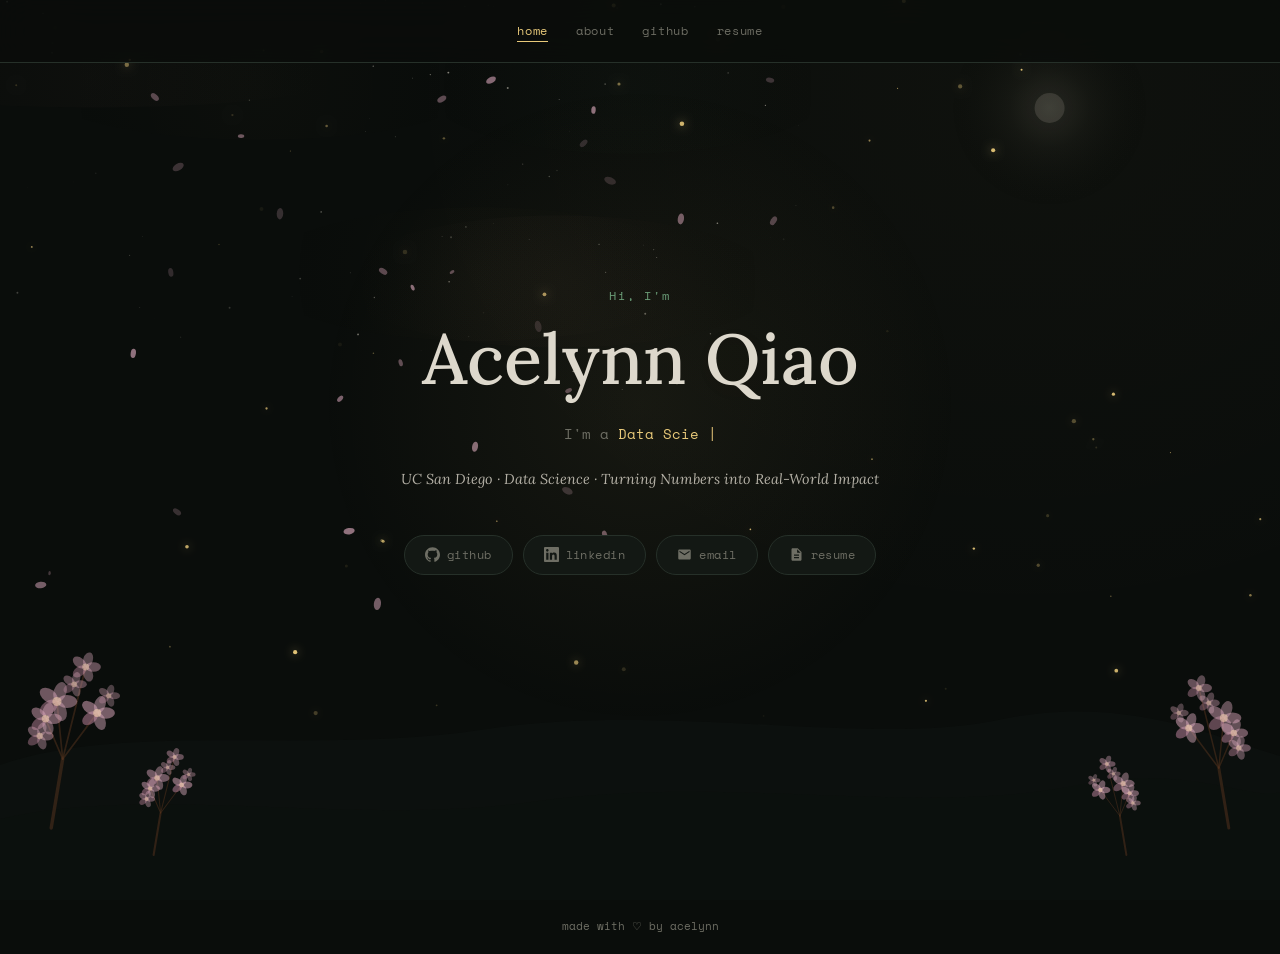
<file: index.html>
<!DOCTYPE html>
<html lang="en">
<head>
  <meta charset="UTF-8" />
  <meta name="viewport" content="width=device-width, initial-scale=1.0" />
  <title>acelynn qiao</title>
  <link rel="preconnect" href="https://fonts.googleapis.com" />
  <link rel="preconnect" href="https://fonts.gstatic.com" crossorigin />
  <link href="https://fonts.googleapis.com/css2?family=Lora:ital,wght@0,400;0,500;1,400&family=DM+Sans:wght@300;400;500&family=Space+Mono:ital@0;1&display=swap" rel="stylesheet" />
  <link rel="stylesheet" href="style.css" />
</head>
<body>

  <!-- Firefly particles -->
  <canvas id="fireflies"></canvas>

  <!-- Nav -->
  <nav>
    <ul class="nav-links">
      <li><a href="index.html" class="active">home</a></li>
      <li><a href="about.html">about</a></li>
      <li><a href="https://github.com/aceyq" target="_blank">github</a></li>
      <li><a href="Acelynn_Qiao_Resume.pdf" target="_blank">resume</a></li>
    </ul>
  </nav>

  <!-- Hero -->
  <main class="hero">
    <div class="hero-inner">

      <p class="greeting">Hi, I'm</p>
      <h1 class="name">Acelynn Qiao</h1>

      <div class="rotating-wrap">
        <span class="rotating-prefix">I'm a </span>
        <span class="rotating-text" id="rotator"></span>
        <span class="cursor">|</span>
      </div>

      <p class="tagline">
        UC San Diego · Data Science · Turning Numbers into Real-World Impact
      </p>

      <div class="hero-links">
        <a href="https://github.com/aceyq" target="_blank" class="pill">
          <svg width="15" height="15" viewBox="0 0 24 24" fill="currentColor"><path d="M12 .297c-6.63 0-12 5.373-12 12 0 5.303 3.438 9.8 8.205 11.385.6.113.82-.258.82-.577 0-.285-.01-1.04-.015-2.04-3.338.724-4.042-1.61-4.042-1.61C4.422 18.07 3.633 17.7 3.633 17.7c-1.087-.744.084-.729.084-.729 1.205.084 1.838 1.236 1.838 1.236 1.07 1.835 2.809 1.305 3.495.998.108-.776.417-1.305.76-1.605-2.665-.3-5.466-1.332-5.466-5.93 0-1.31.465-2.38 1.235-3.22-.135-.303-.54-1.523.105-3.176 0 0 1.005-.322 3.3 1.23.96-.267 1.98-.399 3-.405 1.02.006 2.04.138 3 .405 2.28-1.552 3.285-1.23 3.285-1.23.645 1.653.24 2.873.12 3.176.765.84 1.23 1.91 1.23 3.22 0 4.61-2.805 5.625-5.475 5.92.42.36.81 1.096.81 2.22 0 1.606-.015 2.896-.015 3.286 0 .315.21.69.825.57C20.565 22.092 24 17.592 24 12.297c0-6.627-5.373-12-12-12"/></svg>
          github
        </a>
        <a href="https://www.linkedin.com/in/acelynn-qiao" target="_blank" class="pill">
          <svg width="15" height="15" viewBox="0 0 24 24" fill="currentColor"><path d="M20.447 20.452h-3.554v-5.569c0-1.328-.027-3.037-1.852-3.037-1.853 0-2.136 1.445-2.136 2.939v5.667H9.351V9h3.414v1.561h.046c.477-.9 1.637-1.85 3.37-1.85 3.601 0 4.267 2.37 4.267 5.455v6.286zM5.337 7.433c-1.144 0-2.063-.926-2.063-2.065 0-1.138.92-2.063 2.063-2.063 1.14 0 2.064.925 2.064 2.063 0 1.139-.925 2.065-2.064 2.065zm1.782 13.019H3.555V9h3.564v11.452zM22.225 0H1.771C.792 0 0 .774 0 1.729v20.542C0 23.227.792 24 1.771 24h20.451C23.2 24 24 23.227 24 22.271V1.729C24 .774 23.2 0 22.222 0h.003z"/></svg>
          linkedin
        </a>
        <a href="mailto:acelynnq036@gmail.com" class="pill">
          <svg width="15" height="15" viewBox="0 0 24 24" fill="currentColor"><path d="M20 4H4c-1.1 0-2 .9-2 2v12c0 1.1.9 2 2 2h16c1.1 0 2-.9 2-2V6c0-1.1-.9-2-2-2zm0 4l-8 5-8-5V6l8 5 8-5v2z"/></svg>
          email
        </a>
        <a href="Acelynn_Qiao_Resume.pdf" target="_blank" class="pill">
          <svg width="15" height="15" viewBox="0 0 24 24" fill="currentColor"><path d="M14 2H6c-1.1 0-2 .9-2 2v16c0 1.1.9 2 2 2h12c1.1 0 2-.9 2-2V8l-6-6zm2 16H8v-2h8v2zm0-4H8v-2h8v2zm-3-5V3.5L18.5 9H13z"/></svg>
          resume
        </a>
      </div>

    </div>
  </main>

  <!-- Footer -->
  <footer>
    <span>made with ♡ by acelynn</span>
  </footer>

  <script src="script.js"></script>
</body>
</html>
</file>
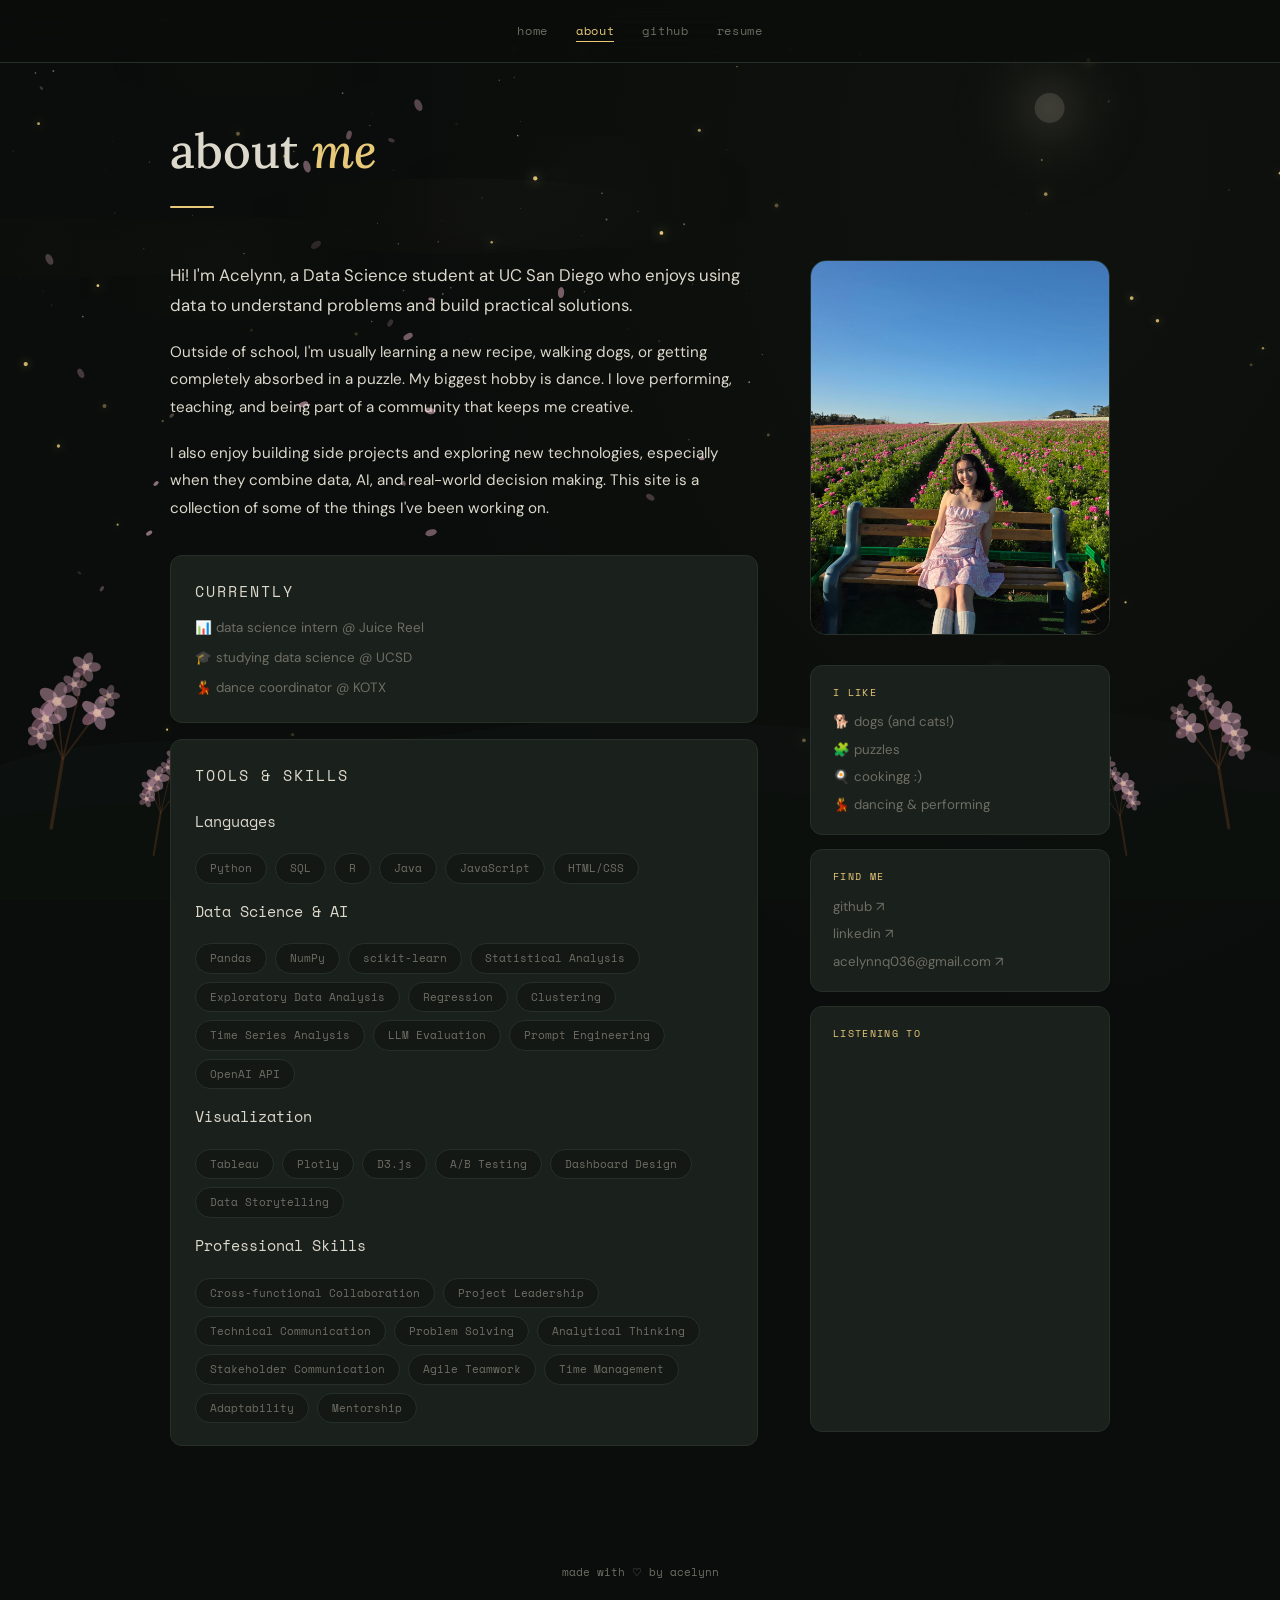
<file: about.html>
<!DOCTYPE html>
<html lang="en">
<head>
  <meta charset="UTF-8" />
  <meta name="viewport" content="width=device-width, initial-scale=1.0" />
  <title>about · acelynn</title>
  <link rel="preconnect" href="https://fonts.googleapis.com" />
  <link rel="preconnect" href="https://fonts.gstatic.com" crossorigin />
  <link href="https://fonts.googleapis.com/css2?family=Lora:ital,wght@0,400;0,500;1,400&family=DM+Sans:wght@300;400;500&family=Space+Mono:ital@0;1&display=swap" rel="stylesheet" />
  <link rel="stylesheet" href="style.css" />
</head>
<body>

  <canvas id="fireflies"></canvas>

  <nav>
    <ul class="nav-links">
      <li><a href="index.html">home</a></li>
      <li><a href="about.html" class="active">about</a></li>
      <li><a href="https://github.com/aceyq" target="_blank">github</a></li>
      <li><a href="Acelynn_Qiao_Resume.pdf" target="_blank">resume</a></li>
    </ul>
  </nav>

  <main class="about-main">
    <div class="about-inner">

      <div class="about-header">
        <h1>about <em>me</em></h1>
        <div class="about-line"></div>
      </div>

      <div class="about-grid">

        <!-- LEFT: text -->
        <div class="about-text">
          <p class="about-intro">
            Hi! I'm Acelynn, a Data Science student at UC San Diego who enjoys using data to understand problems and build practical solutions.
          </p>
          <p>
            Outside of school, I'm usually learning a new recipe, walking dogs, or getting completely absorbed in a puzzle. My biggest hobby is dance. I love performing, teaching, and being part of a community that keeps me creative.
          </p>
          <p>
            I also enjoy building side projects and exploring new technologies, especially when they combine data, AI, and real-world decision making. This site is a collection of some of the things I've been working on.
          </p>

          <div class="about-currently">
            <p class="currently-label">currently</p>
            <ul class="currently-list">
              <li>📊 data science intern @ Juice Reel</li>
              <li>🎓 studying data science @ UCSD</li>
              <li>💃 dance coordinator @ KOTX</li>
            </ul>
          </div>

          <div class="about-skills">
            <p class="skills-label">tools & skills</p>

            <div class="skills-group">
              <p class="skills-cat">Languages</p>
              <div class="skills-pills">
                <span class="skill-pill">Python</span>
                <span class="skill-pill">SQL</span>
                <span class="skill-pill">R</span>
                <span class="skill-pill">Java</span>
                <span class="skill-pill">JavaScript</span>
                <span class="skill-pill">HTML/CSS</span>
              </div>
            </div>

            <div class="skills-group">
              <p class="skills-cat">Data Science & AI</p>
              <div class="skills-pills">
                <span class="skill-pill">Pandas</span>
                <span class="skill-pill">NumPy</span>
                <span class="skill-pill">scikit-learn</span>
                <span class="skill-pill">Statistical Analysis</span>
                <span class="skill-pill">Exploratory Data Analysis</span>
                <span class="skill-pill">Regression</span>
                <span class="skill-pill">Clustering</span>
                <span class="skill-pill">Time Series Analysis</span>
                <span class="skill-pill">LLM Evaluation</span>
                <span class="skill-pill">Prompt Engineering</span>
                <span class="skill-pill">OpenAI API</span>
              </div>
            </div>

            <div class="skills-group">
              <p class="skills-cat">Visualization</p>
              <div class="skills-pills">
                <span class="skill-pill">Tableau</span>
                <span class="skill-pill">Plotly</span>
                <span class="skill-pill">D3.js</span>
                <span class="skill-pill">A/B Testing</span>
                <span class="skill-pill">Dashboard Design</span>
                <span class="skill-pill">Data Storytelling</span>
              </div>
            </div>

            <div class="skills-group">
              <p class="skills-cat">Professional Skills</p>
              <div class="skills-pills">
                <span class="skill-pill">Cross-functional Collaboration</span>
                <span class="skill-pill">Project Leadership</span>
                <span class="skill-pill">Technical Communication</span>
                <span class="skill-pill">Problem Solving</span>
                <span class="skill-pill">Analytical Thinking</span>
                <span class="skill-pill">Stakeholder Communication</span>
                <span class="skill-pill">Agile Teamwork</span>
                <span class="skill-pill">Time Management</span>
                <span class="skill-pill">Adaptability</span>
                <span class="skill-pill">Mentorship</span>
              </div>
            </div>
          </div>
        </div>

        <!-- RIGHT: photo + cards -->
        <div class="about-sidebar">

          <!-- Photo — name your file acelynn.jpg and drop it in the folder -->
          <div class="about-photo-wrap">
            <img src="acelynn.jpg" alt="Acelynn Qiao"
                 onerror="this.style.display='none'; this.nextElementSibling.style.display='flex';" />
            <div class="photo-placeholder" style="display:none;">
              <span>🐾</span>
              add a photo named<br><strong>acelynn.jpg</strong><br>to the folder
            </div>
          </div>

          <div class="sidebar-card">
            <p class="card-label">i like</p>
            <ul class="likes-list">
              <li>🐕 dogs (and cats!)</li>
              <li>🧩 puzzles</li>
              <li>🍳 cookingg :)</li>
              <li>💃 dancing & performing</li>
            </ul>
          </div>

          <div class="sidebar-card">
            <p class="card-label">find me</p>
            <ul class="likes-list">
              <li><a href="https://github.com/aceyq" target="_blank">github ↗</a></li>
              <li><a href="https://www.linkedin.com/in/acelynn-qiao" target="_blank">linkedin ↗</a></li>
              <li><a href="mailto:acelynnq036@gmail.com">acelynnq036@gmail.com ↗</a></li>
            </ul>
          </div>

          <div class="sidebar-card">
            <p class="card-label">listening to</p>
            <iframe style="border-radius:8px" src="https://open.spotify.com/embed/playlist/37i9dQZF1Epl53S6bTuW2t?utm_source=generator&si=bd715634669a4ee6&theme=0" width="100%" height="352" frameBorder="0" allowfullscreen="" allow="autoplay; clipboard-write; encrypted-media; fullscreen; picture-in-picture" loading="lazy"></iframe>
          </div>

        </div>
      </div>

    </div>
  </main>

  <footer>
    <span>made with ♡ by acelynn</span>
  </footer>

  <script src="script.js"></script>
</body>
</html>
</file>
<file: style.css>
/* =============================================
   ACELYNN QIAO · style.css
============================================= */

:root {
  --bg:       #0a0d0b;
  --bg2:      #131814;
  --bg3:      #1a201b;
  --border:   #263029;
  --text:     #ddd8cc;
  --text-dim: #6e6e64;
  --gold:     #e8c97a;
  --gold-dim: #a8894a;
  --moss:     #6b9e78;
  --blush:    #c9897a;
  --glow:     rgba(232,201,122,0.10);

  --font-display: 'Lora', Georgia, serif;
  --font-body:    'DM Sans', system-ui, sans-serif;
  --font-mono:    'Space Mono', monospace;
}

*, *::before, *::after { box-sizing: border-box; margin: 0; padding: 0; }
html { scroll-behavior: smooth; }

body {
  background: var(--bg);
  background-image: radial-gradient(ellipse at 80% 10%, rgba(232,201,122,0.025) 0%, transparent 45%);
  color: var(--text);
  font-family: var(--font-body);
  font-size: 15px;
  line-height: 1.7;
  min-height: 100vh;
  overflow-x: hidden;
}

#fireflies {
  position: fixed;
  inset: 0;
  pointer-events: none;
  z-index: 0;
}

/* ---- NAV ---- */
nav {
  position: fixed;
  top: 0; left: 0; right: 0;
  z-index: 100;
  display: flex;
  align-items: center;
  justify-content: center;
  padding: 18px 48px;
  background: rgba(10,13,11,0.80);
  backdrop-filter: blur(16px);
  border-bottom: 1px solid var(--border);
}
.nav-links { display: flex; gap: 28px; list-style: none; }
.nav-links a {
  font-family: var(--font-mono);
  font-size: 0.72rem;
  letter-spacing: 0.06em;
  color: var(--text-dim);
  text-decoration: none;
  transition: color 0.2s;
  position: relative;
}
.nav-links a::after {
  content: '';
  position: absolute;
  bottom: -3px; left: 0; right: 0;
  height: 1px;
  background: var(--gold);
  transform: scaleX(0);
  transform-origin: left;
  transition: transform 0.25s ease;
}
.nav-links a:hover, .nav-links a.active { color: var(--gold); }
.nav-links a:hover::after, .nav-links a.active::after { transform: scaleX(1); }

/* ---- HERO ---- */
.hero {
  min-height: 100vh;
  display: flex;
  align-items: center;
  justify-content: center;
  padding: 80px 48px 120px;
  position: relative;
  z-index: 1;
}
.hero::before {
  content: '';
  position: absolute;
  top: 45%;
  left: 50%;
  transform: translate(-50%, -50%);
  width: 700px;
  height: 700px;
  background: radial-gradient(circle, rgba(232,201,122,0.06) 0%, transparent 65%);
  pointer-events: none;
}
.hero-inner {
  max-width: 640px;
  text-align: center;
  position: relative;
}
.greeting {
  font-family: var(--font-mono);
  font-size: 0.78rem;
  color: var(--moss);
  letter-spacing: 0.14em;
  margin-bottom: 14px;
}
h1.name {
  font-family: var(--font-display);
  font-size: clamp(2.8rem, 6vw, 4.4rem);
  color: var(--text);
  line-height: 1.06;
  margin-bottom: 28px;
  font-weight: 500;
  text-shadow: 0 0 80px rgba(232,201,122,0.06);
}

/* rotating row — fixed height so nothing jumps */
.rotating-wrap {
  font-family: var(--font-mono);
  font-size: 0.86rem;
  color: var(--text-dim);
  margin-bottom: 20px;
  text-align: center;
}
.rotating-text { color: var(--gold); }
.cursor { color: var(--gold); animation: blink 1s step-end infinite; }
@keyframes blink { 0%,100%{opacity:1} 50%{opacity:0} }

.tagline {
  font-size: 0.9rem;
  color: var(--text);
  margin-bottom: 44px;
  font-style: italic;
  font-family: var(--font-display);
  opacity: 0.8;
}

/* ---- PILLS ---- */
.hero-links {
  display: flex;
  flex-wrap: wrap;
  gap: 10px;
  justify-content: center;
}
.pill {
  display: inline-flex;
  align-items: center;
  gap: 7px;
  padding: 9px 20px;
  border: 1px solid var(--border);
  border-radius: 999px;
  font-family: var(--font-mono);
  font-size: 0.72rem;
  letter-spacing: 0.04em;
  color: var(--text-dim);
  text-decoration: none;
  background: var(--bg2);
  transition: border-color 0.2s, color 0.2s, background 0.2s, box-shadow 0.2s;
}
.pill:hover {
  border-color: var(--gold);
  color: var(--gold);
  background: var(--glow);
  box-shadow: 0 0 18px rgba(232,201,122,0.09);
}

/* ---- FOOTER ---- */
footer {
  text-align: center;
  padding: 18px;
  font-family: var(--font-mono);
  font-size: 0.66rem;
  color: var(--text-dim);
  position: relative;
  z-index: 1;
}

/* ---- ABOUT PAGE ---- */
.about-main {
  min-height: 100vh;
  padding: 110px 48px 100px;
  position: relative;
  z-index: 1;
}
.about-inner { max-width: 940px; margin: 0 auto; }

.about-header { margin-bottom: 52px; }
.about-header h1 {
  font-family: var(--font-display);
  font-size: clamp(2rem, 4vw, 3rem);
  font-weight: 500;
  color: var(--text);
  margin-bottom: 14px;
}
.about-header h1 em { font-style: italic; color: var(--gold); }
.about-line { width: 44px; height: 2px; background: var(--gold); border-radius: 2px; }

.about-grid {
  display: grid;
  grid-template-columns: 1fr 300px;
  gap: 52px;
  align-items: start;
}

/* Photo */
.about-photo-wrap {
  width: 100%;
  aspect-ratio: 4/5;
  border-radius: 16px;
  overflow: hidden;
  border: 1px solid var(--border);
  background: var(--bg3);
  margin-bottom: 16px;
  position: relative;
}
.about-photo-wrap img {
  width: 100%;
  height: 100%;
  object-fit: cover;
  display: block;
}
.photo-placeholder {
  width: 100%;
  height: 100%;
  display: flex;
  flex-direction: column;
  align-items: center;
  justify-content: center;
  gap: 10px;
  color: var(--text-dim);
  font-family: var(--font-mono);
  font-size: 0.7rem;
  text-align: center;
  padding: 20px;
}
.photo-placeholder span { font-size: 2rem; }

/* Text */
.about-text p {
  color: var(--text);
  margin-bottom: 18px;
  font-size: 0.95rem;
  line-height: 1.82;
}
.about-intro {
  font-size: 1.05rem !important;
}

.about-currently {
  margin-top: 32px;
  padding: 22px 24px;
  background: var(--bg3);
  border: 1px solid var(--border);
  border-radius: 12px;
}
.currently-label {
  font-family: var(--font-mono);
  font-size: 0.66rem;
  letter-spacing: 0.13em;
  text-transform: uppercase;
  color: var(--gold);
  margin-bottom: 12px !important;
}
.currently-list { list-style: none; display: flex; flex-direction: column; gap: 7px; }
.currently-list li { font-size: 0.84rem; color: var(--text-dim); }

/* Skills */
.about-skills {
  margin-top: 16px;
  padding: 22px 24px;
  background: var(--bg3);
  border: 1px solid var(--border);
  border-radius: 12px;
}
.skills-label {
  font-family: var(--font-mono);
  font-size: 0.66rem;
  letter-spacing: 0.13em;
  text-transform: uppercase;
  color: var(--gold);
  margin-bottom: 16px;
}
.skills-group { margin-bottom: 14px; }
.skills-group:last-child { margin-bottom: 0; }
.skills-cat {
  font-family: var(--font-mono);
  font-size: 0.72rem;
  color: var(--text);
  margin-bottom: 4px;
}
.skills-pills {
  display: flex;
  flex-wrap: wrap;
  gap: 8px;
}
.skill-pill {
  padding: 5px 14px;
  border: 1px solid var(--border);
  border-radius: 999px;
  font-family: var(--font-mono);
  font-size: 0.68rem;
  color: var(--text-dim);
  background: var(--bg2);
  transition: border-color 0.2s, color 0.2s;
}
.skill-pill:hover {
  border-color: var(--gold-dim);
  color: var(--gold);
}

/* Sidebar */
.about-sidebar { display: flex; flex-direction: column; gap: 14px; }

.sidebar-card {
  background: var(--bg3);
  border: 1px solid var(--border);
  border-radius: 12px;
  padding: 18px 22px;
  transition: border-color 0.2s;
}
.sidebar-card:hover { border-color: var(--gold-dim); }

.card-label {
  font-family: var(--font-mono);
  font-size: 0.64rem;
  letter-spacing: 0.13em;
  text-transform: uppercase;
  color: var(--gold);
  margin-bottom: 10px;
}
.likes-list { list-style: none; display: flex; flex-direction: column; gap: 5px; }
.likes-list li { font-size: 0.83rem; color: var(--text-dim); }
.likes-list a { color: var(--text-dim); text-decoration: none; transition: color 0.2s; }
.likes-list a:hover { color: var(--gold); }

/* ---- RESPONSIVE ---- */
@media (max-width: 700px) {
  nav { padding: 14px 20px; }
  .nav-links { gap: 16px; }
  .hero { padding: 80px 20px 100px; }
  .about-main { padding: 90px 20px 80px; }
  .about-grid { grid-template-columns: 1fr; }
  .about-photo-wrap { aspect-ratio: 1/1; max-width: 260px; margin: 0 auto 16px; }
}
</file>
